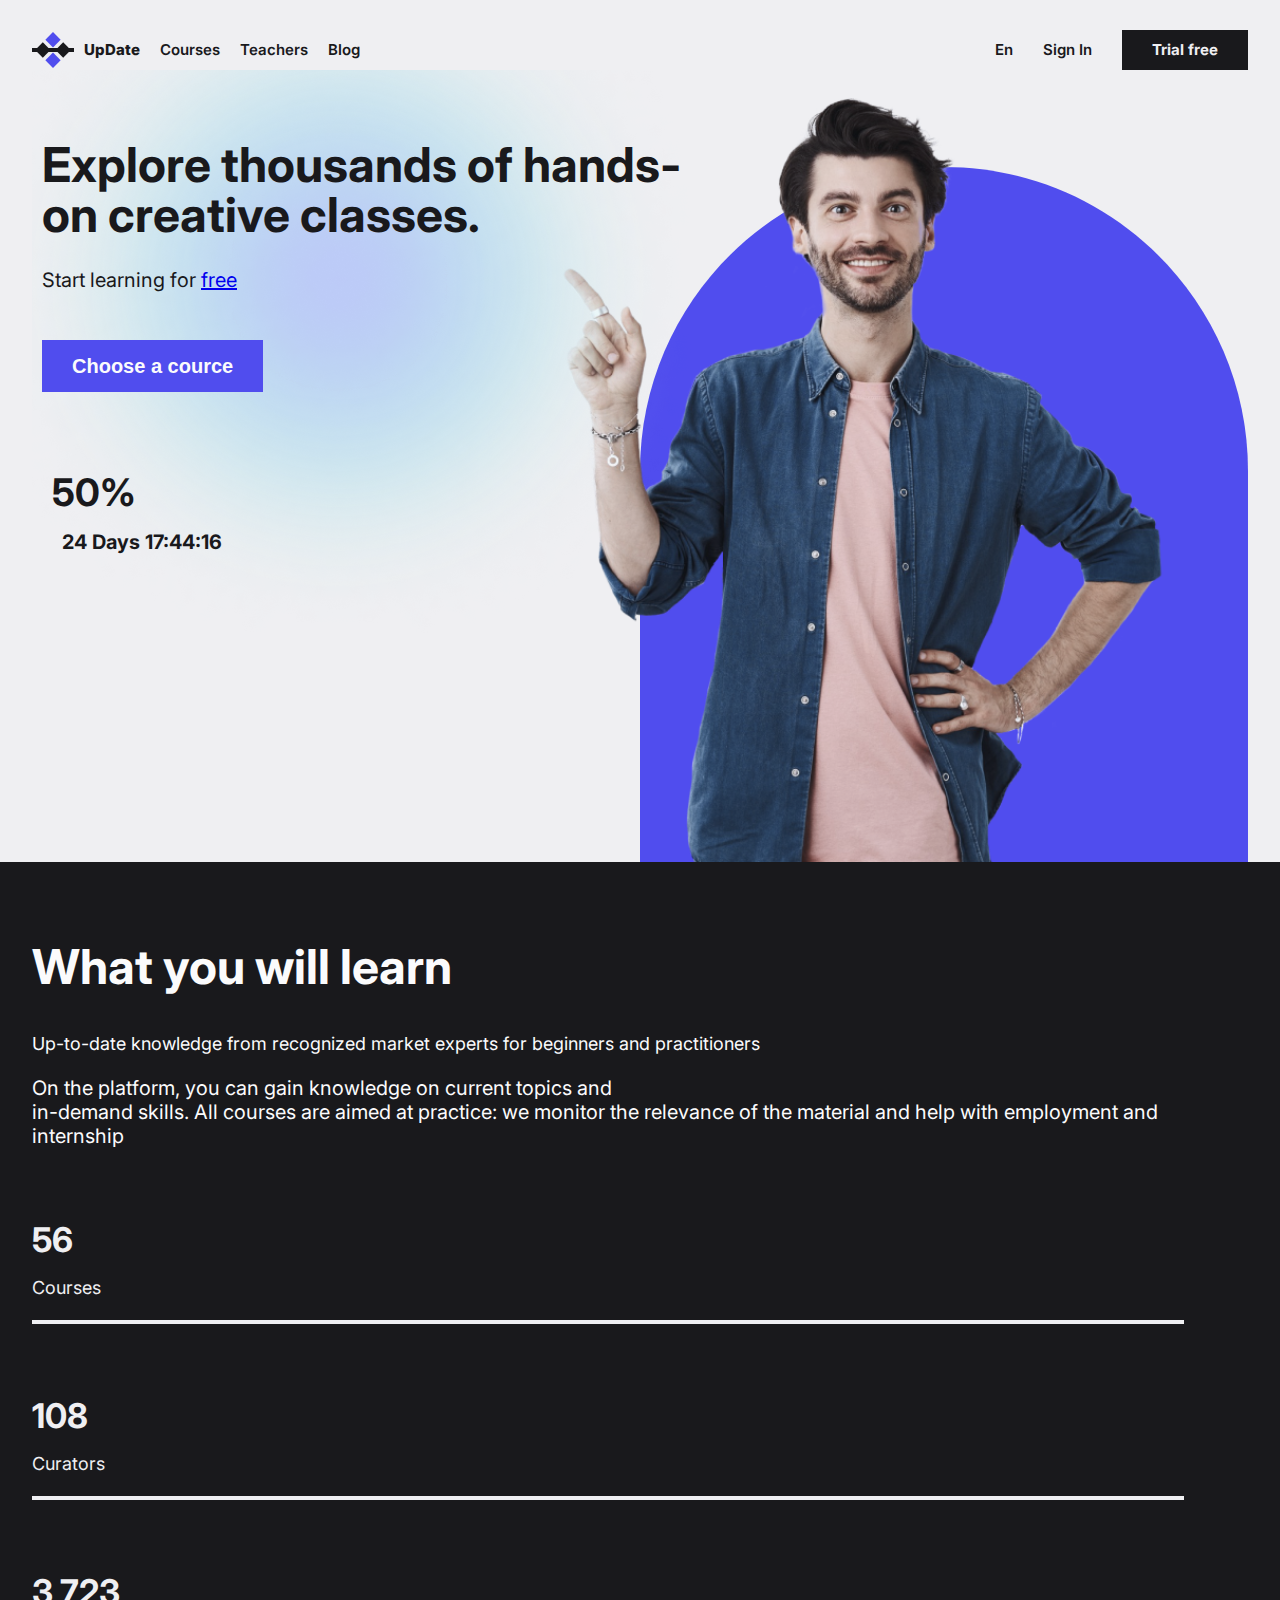
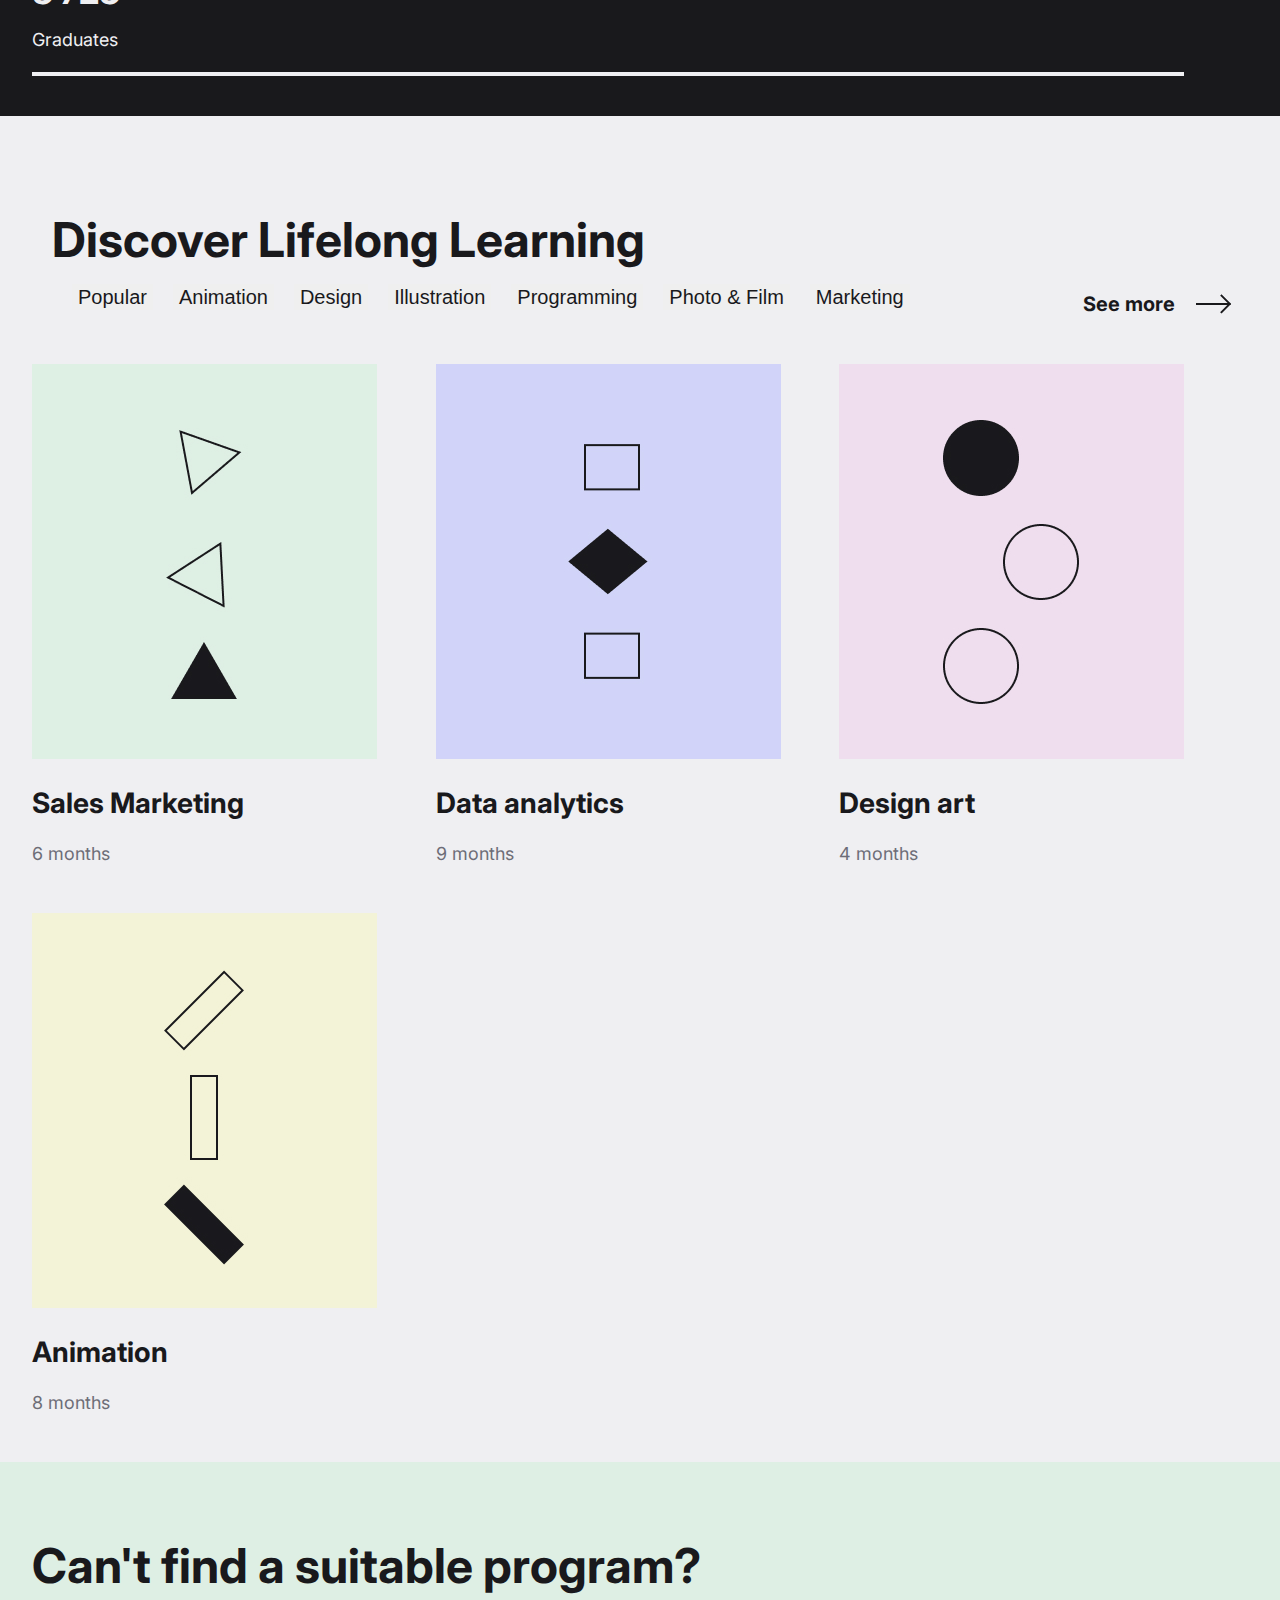
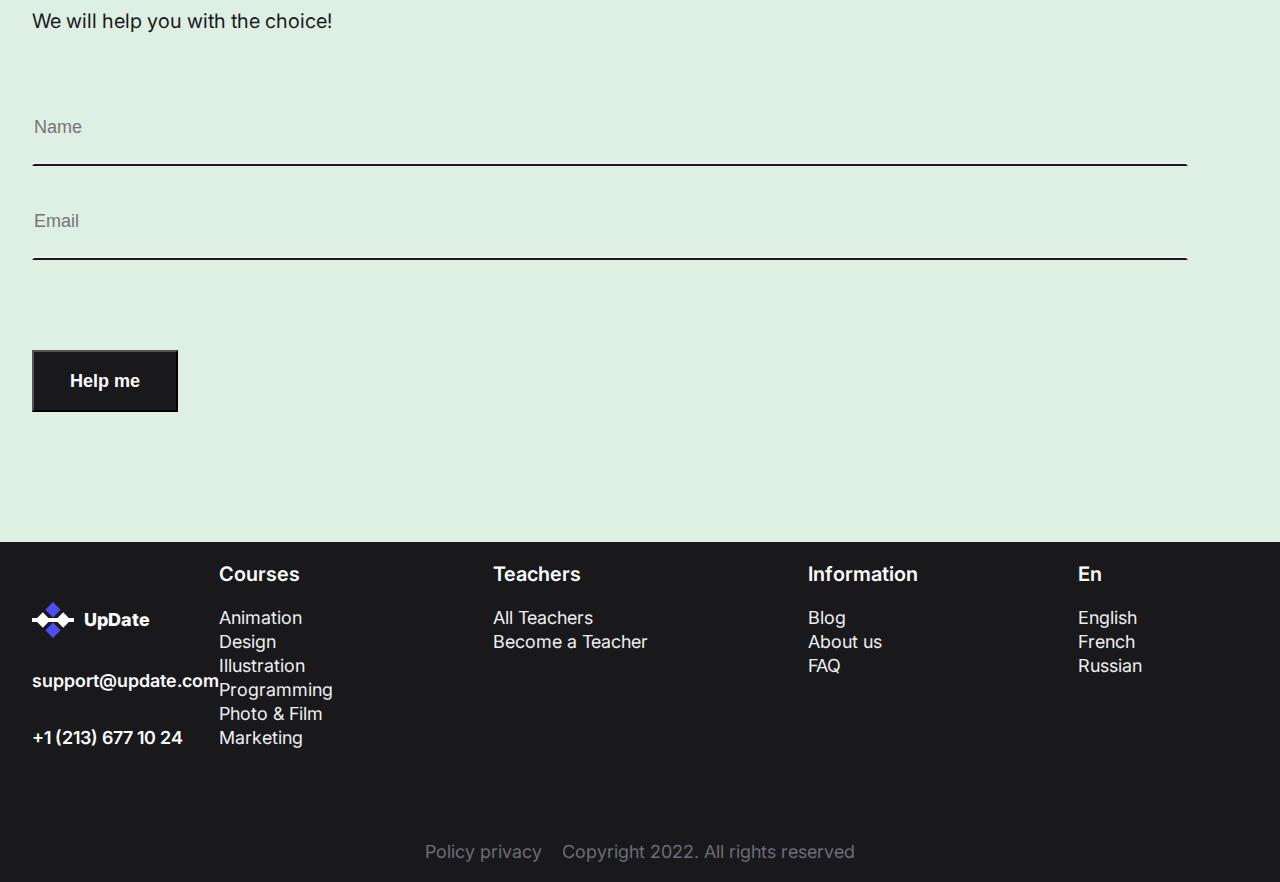
<file: index.html>
<!doctype html>
<html lang="en">
<head>
    <meta charset="UTF-8">
    <meta name="viewport"
          content="width=device-width, user-scalable=no, initial-scale=1.0, maximum-scale=1.0, minimum-scale=1.0">
    <meta http-equiv="X-UA-Compatible" content="ie=edge">
    <link rel="preconnect" href="https://fonts.googleapis.com">
    <link rel="preconnect" href="https://fonts.gstatic.com" crossorigin>
    <link href="https://fonts.googleapis.com/css2?family=Inter:opsz,wght@14..32,100..900&display=swap" rel="stylesheet">
    <link rel="stylesheet" href="css/style.css">
    <title>Document</title>
</head>
<body>
<header class="container header">
    <div class="header__box">
        <a class="logo" href="index.html">
            <img src="./img/logo_.svg" alt="company__logo">
            UpDate
        </a>
        <nav class="nav" role="navigation">
            <ul class="nav__list">
                <li>
                    <a class="nav__list__link" href="#" role="button">Courses</a>
                </li>
                <li>
                    <a class="nav__list__link" href="#" role="button">Teachers</a>
                </li>
                <li>
                    <a class="nav__list__link" href="#" role="button">Blog</a>
                </li>
            </ul>

        </nav>
    </div>
    <div class="btn__box">
        <a class="btn__box__link" href="#" role="button">En</a>
        <a class="btn__box__link" href="#" role="button">Sign In</a>
        <a class="btn__box__btn" href="#" role="button">Trial free</a>
    </div>


</header>
<main role="main">
    <section class="offer container">
        <div class="offer__holder">
            <h1 class="offer__title" tabindex="0" title="h1">Explore thousands of hands-on creative classes.</h1>
            <p class="offer__description" tabindex="0">Start learning for <a href="#" role="navigation">free</a></p>
            <button class="button" role="button">Choose a cource</button>
            <p class="offer__sale" tabindex="0">50%</p>
            <p class="offer__time">
                <time tabindex="0">24 Days 17:44:16</time>
            </p>
        </div>
        <ul class="offer__list">
            <li class="offer__marketer offer__list__decor" tabindex="0">Marketer</li>
            <li class="offer__illustrator offer__list__decor" tabindex="0">Illustrator</li>
            <li class="offer__animator offer__list__decor" tabindex="0">Animator</li>
            <li class="offer__programmer offer__list__decor" tabindex="0">Programmer</li>
            <li class="offer__designer offer__list__decor" tabindex="0">Designer</li>
            <li class="offer__photographer offer__list__decor" tabindex="0">Photographer</li>
        </ul>
    </section>

    <section class="container__black">
        <div class="learn container">
            <div class="learn__text">
                <h2 class="learn__title" tabindex="0">What you will learn</h2>
                <p class="learn__description1" tabindex="0">Up-to-date knowledge from recognized market experts for
                    beginners and
                    practitioners</p>
                <p class="learn__description" tabindex="0">On the platform, you can gain knowledge on current topics and
                    <br>in-demand skills. All courses are aimed at practice: we monitor the relevance of the material
                    and
                    help
                    with
                    employment and internship</p>
            </div>
            <div class="learn__counter">
                <div class="learn__counter-item" tabindex="0">
                    <p class="learn__counter-number">56</p>
                    <p class="learn__counter-description">Courses</p>
                    <hr>
                </div>
                <div class="learn__counter-item" tabindex="0">
                    <p class="learn__counter-number">108</p>
                    <p class="learn__counter-description">Curators</p>
                    <hr>
                </div>
                <div class="learn__counter-item" tabindex="0">
                    <p class="learn__counter-number">3 723</p>
                    <p class="learn__counter-description">Graduates</p>
                    <hr>
                </div>
            </div>
        </div>

    </section>
    <section class="discover container">
        <h2 class="discover__title" tabindex="0">Discover Lifelong Learning</h2>
        <div class="discover__list">
            <ul class="discover__list-text">
                <li>
                    <button class="discover__btn" role="button">Popular</button>
                </li>
                <li>
                    <button class="discover__btn" role="button">Animation</button>
                </li>
                <li>
                    <button class="discover__btn" role="button">Design</button>
                </li>
                <li>
                    <button class="discover__btn" role="button">Illustration</button>
                </li>
                <li>
                    <button class="discover__btn" role="button">Programming</button>
                </li>
                <li>
                    <button class="discover__btn" role="button">Photo & Film</button>
                </li>
                <li>
                    <button class="discover__btn" role="button">Marketing</button>
                </li>
            </ul>
            <a class="discover__btn-more" href="#" role="button">See more <img src="./img/see_more.svg" alt="see_more"></a>
        </div>


        <div class="discover__card">
            <article class="discover__card-item" tabindex="0"><img class="discover__img"
                                                                   src="./img/image_sales%20marketing.jpg"
                                                                   alt="Sales Marketing">
                <h3 class="discover__card-title">Sales Marketing</h3>
                <p class="discover__card-length">6 months</p>
            </article>
            <article class="discover__card-item" tabindex="0"><img class="discover__img"
                                                                   src="./img/image_data%20analytics.jpg"
                                                                   alt="Data analytics">
                <h3 class="discover__card-title">Data analytics</h3>
                <p class="discover__card-length">9 months</p>
            </article>
            <article class="discover__card-item" tabindex="0"><img class="discover__img"
                                                                   src="./img/image_design%20art.jpg"
                                                                   alt="Design art">
                <h3 class="discover__card-title">Design art</h3>
                <p class="discover__card-length">4 months</p>
            </article>
            <article class="discover__card-item" tabindex="0"><img class="discover__img"
                                                                   src="./img/image_animation%20(1).jpg"
                                                                   alt="Animation">
                <h3 class="discover__card-title">Animation </h3>
                <p class="discover__card-length">8 months</p>
            </article>
        </div>
    </section>

    <section class="container__blue">
        <div class="find-program container">
            <div class="find-program__text">
                <h2 class="find-program__title" tabindex="0">Can't find a suitable program?</h2>
                <p class="find-program__description" tabindex="0">We will help you with the choice!</p>
            </div>

            <form action="https://fom.in.ua/echo" class="find-program__form">
                <label class="label__text" for="name" aria-label="name"></label>
                <input class="input__text" role="alertdialog" type="text" name="name" id="name" placeholder="Name"
                       required>
                <hr class="find__line">
                <label class="label__text" for="email" aria-label="email"></label>

                <input class="input__text" role="alertdialog" type="email" name="email" id="email" placeholder="Email"
                       required>
                <hr class="find__line">
                <button class="find-program__button" role="button">Help me</button>
            </form>
        </div>
    </section>
</main>
<footer class="container__black">
    <div class="footer__box container" role="navigation">
        <div class="footer__list">
            <a class="footer__list__logo" href="index.html" role="link">
                <img src="./img/logo.svg" style="width: 42px" alt="logo">
                UpDate </a>
            <a class="footer__list__text1" href="mailto:support@update.com" role="button">support@update.com</a>
            <a class="footer__list__text2" href="tel:12136771024" role="button">+1 (213) 677 10 24</a>
        </div>
        <div class="sitemap">
            <div class="sitemap__about">
                <h6 class="sitemap__title" tabindex="0">Courses</h6>
                <ul class="sitemap__list">
                    <li><a class="site__map__text" href="#" role="button">Animation</a></li>
                    <li><a class="site__map__text" href="#" role="button">Design</a></li>
                    <li><a class="site__map__text" href="#" role="button">Illustration</a></li>
                    <li><a class="site__map__text" href="#" role="button">Programming</a></li>
                    <li><a class="site__map__text" href="#" role="button">Photo & Film</a></li>
                    <li><a class="site__map__text" href="#" role="button">Marketing</a></li>
                </ul>
            </div>
            <div class="sitemap__about">
                <h6 class="sitemap__title" tabindex="0">Teachers</h6>
                <ul class="sitemap__list">
                    <li><a class="site__map__text" href="#" role="button">All Teachers</a></li>
                    <li><a class="site__map__text" href="#" role="button">Become a Teacher</a></li>

                </ul>
            </div>
            <div class="sitemap__about">
                <h6 class="sitemap__title" tabindex="0">Information</h6>
                <ul class="sitemap__list">
                    <li><a class="site__map__text" href="#" role="button">Blog</a></li>
                    <li><a class="site__map__text" href="#" role="button">About us</a></li>
                    <li><a class="site__map__text" href="#" role="button">FAQ</a></li>
                </ul>
            </div>
            <div class="sitemap__about">
                <h6 class="sitemap__title" tabindex="0">En</h6>
                <ul class="sitemap__list">
                    <li><a class="site__map__text" href="#" role="button">English</a></li>
                    <li><a class="site__map__text" href="#" role="button">French</a></li>
                    <li><a class="site__map__text" href="#" role="button">Russian</a></li>
                </ul>
            </div>
        </div>
    </div>
    <div class="copyright">
        <a class="copyright__text" href="#" role="link">Policy privacy</a>
        <p class="copyright__text__copy" role="button">Copyright 2022. All rights reserved</p>
    </div>

</footer>
</body>
</html>
</file>
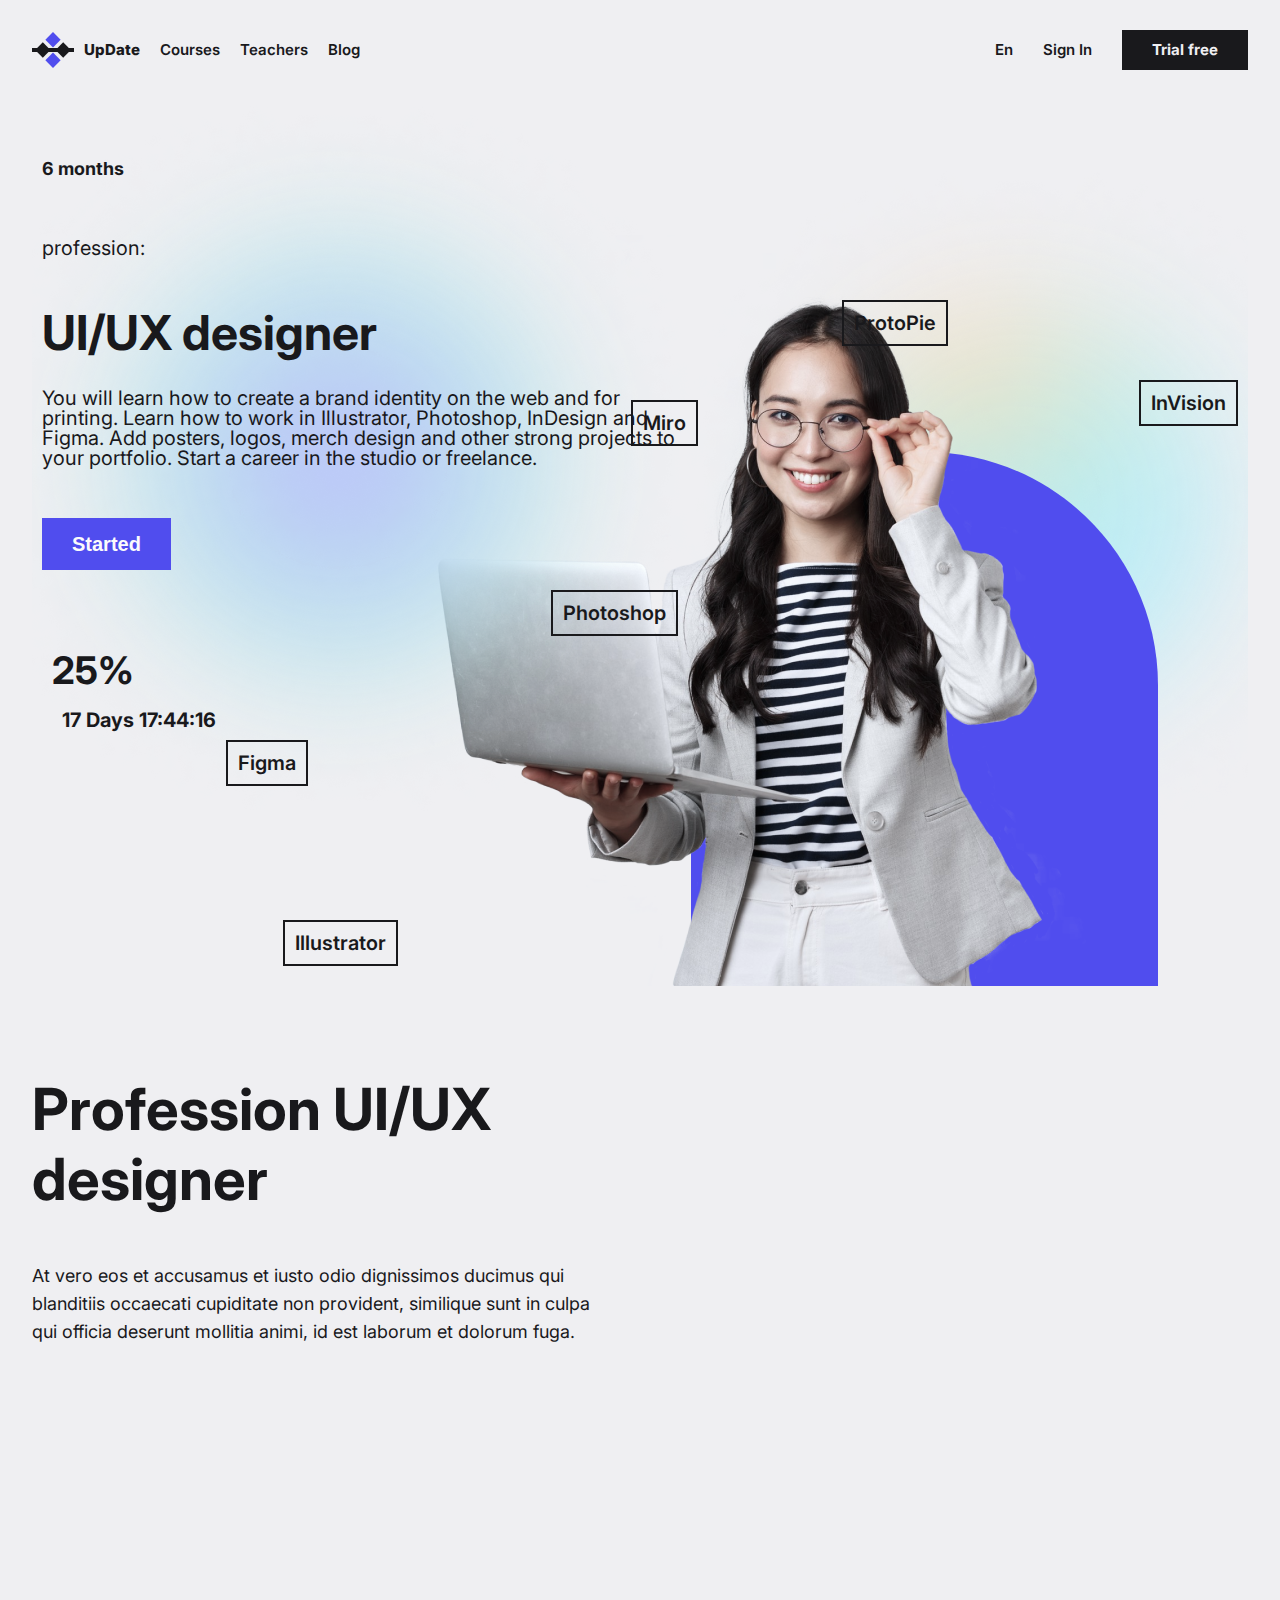
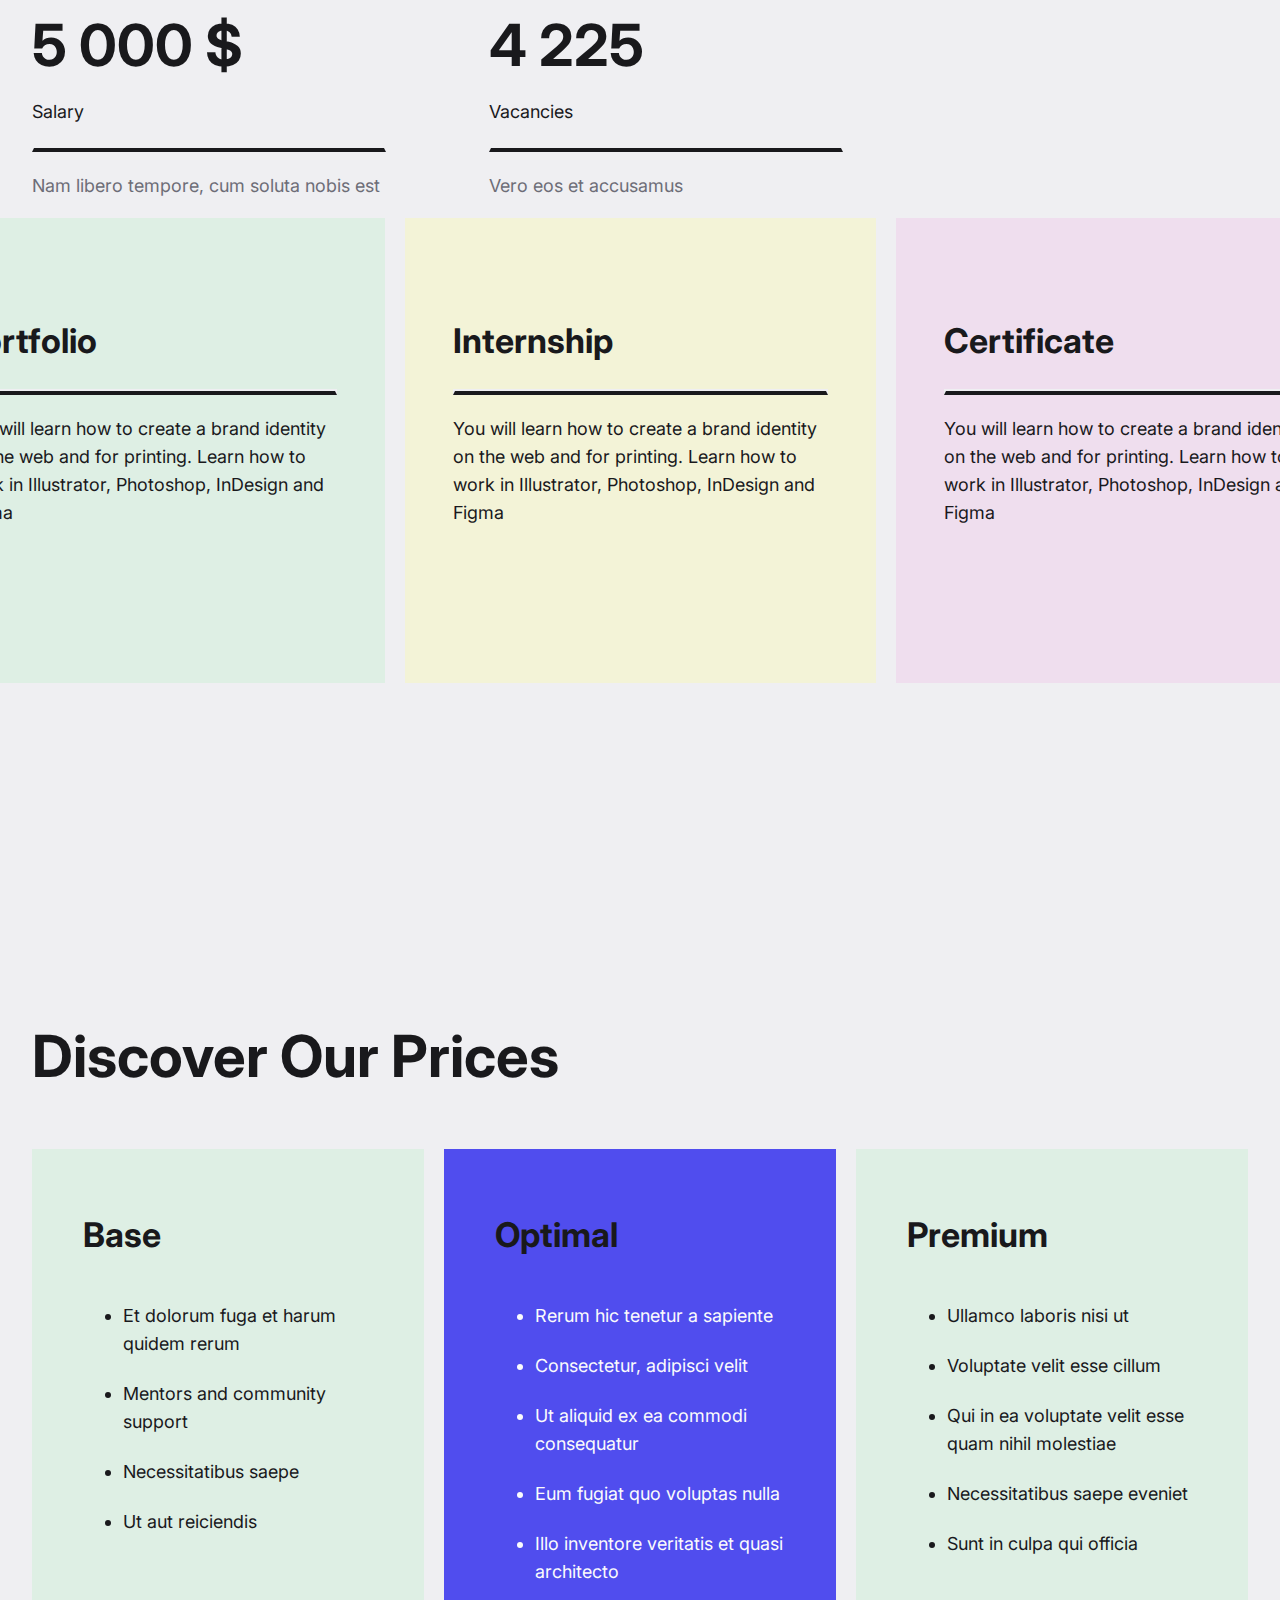
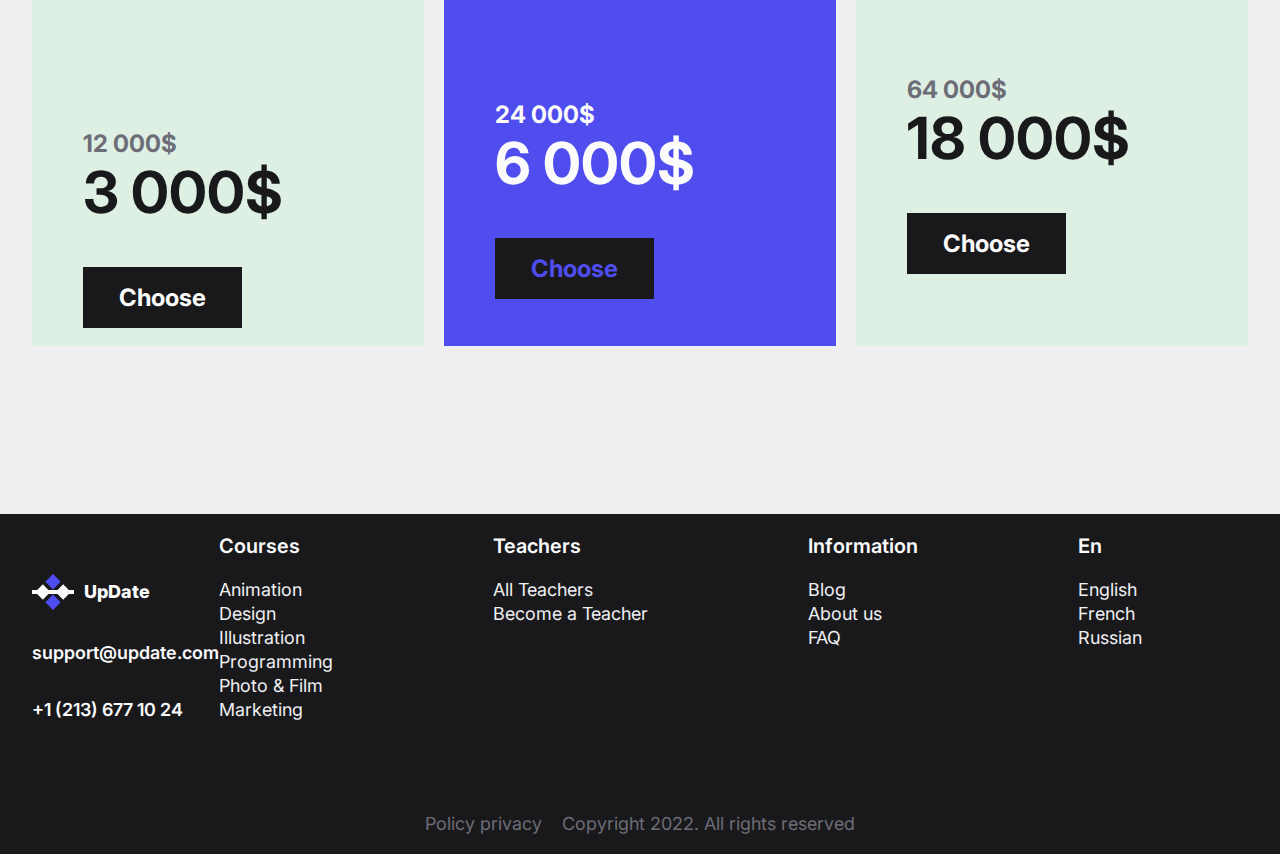
<file: courses.html>
<!doctype html>
<html lang="en">
<head>
    <meta charset="UTF-8">
    <meta name="viewport"
          content="width=device-width, user-scalable=no, initial-scale=1.0, maximum-scale=1.0, minimum-scale=1.0">
    <meta http-equiv="X-UA-Compatible" content="ie=edge">
    <link rel="preconnect" href="https://fonts.googleapis.com">
    <link rel="preconnect" href="https://fonts.gstatic.com" crossorigin>
    <link href="https://fonts.googleapis.com/css2?family=Inter:opsz,wght@14..32,100..900&display=swap" rel="stylesheet">
    <link rel="stylesheet" href="css/style.css">
    <title>Document</title>
</head>
<body>
<header class="container header">
    <div class="header__box">
        <a class="logo" href="index.html">
            <img src="./img/logo_.svg" alt="company__logo">
            UpDate
        </a>
        <nav class="nav" role="navigation">
            <ul class="nav__list">
                <li>
                    <a class="nav__list__link" href="#" role="button">Courses</a>
                </li>
                <li>
                    <a class="nav__list__link" href="#" role="button">Teachers</a>
                </li>
                <li>
                    <a class="nav__list__link" href="#" role="button">Blog</a>
                </li>
            </ul>

        </nav>
    </div>
    <div class="btn__box">
        <a class="btn__box__link" href="#" role="button">En</a>
        <a class="btn__box__link" href="#" role="button">Sign In</a>
        <a class="btn__box__btn" href="#" role="button">Trial free</a>
    </div>


</header>
<main role="main">
    <section class="offer1 container">
        <div class="offer__holder">
            <p class="offer__time1">6 months</p>
            <p class="offer__description" tabindex="0">profession:</p>
            <h1 class="offer__title" tabindex="0" title="h1">UI/UX designer </h1>
            <p class="offer__description" tabindex="0">You will learn how to create a brand identity on the web and for
                printing.
                Learn
                how to work in Illustrator, Photoshop, InDesign and Figma.
                Add posters, logos, merch design and other strong projects to your portfolio. Start a career in the
                studio
                or freelance.</p>
            <button class="button">Started</button>
            <p class="offer__sale">25%</p>
            <p class="offer__time">
                <time>17 Days 17:44:16</time>
            </p>
        </div>

        <ul class="offer__list">
            <li class="offer__invision offer__list__decor" tabindex="0">InVision</li>
            <li class="offer__pie offer__list__decor" tabindex="0">ProtoPie</li>
            <li class="offer__miro offer__list__decor" tabindex="0">Miro</li>
            <li class="offer__photoshop offer__list__decor" tabindex="0">Photoshop</li>
            <li class="offer__figma offer__list__decor" tabindex="0">Figma</li>
            <li class="offer__illustrator2 offer__list__decor" tabindex="0">Illustrator</li>
        </ul>
    </section>
    <section class="learn container">
        <div class="learn__text">
            <h2 class="learn__title2" tabindex="0">Profession UI/UX designer</h2>
            <p class="learn__description11" tabindex="0">At vero eos et accusamus et iusto odio dignissimos ducimus qui
                blanditiis
                occaecati cupiditate non provident, similique sunt in culpa qui officia deserunt mollitia animi, id est
                laborum et dolorum fuga.</p>
        </div>
        <div class="profession__counter">
            <div class="profession__counter-item" tabindex="0">
                <p class="profession__counter-number">5 000 $</p>
                <p class="learn__counter-description1">Salary</p>
                <hr class="line__black">
                <p class="profession__counter-description">Nam libero tempore, cum soluta nobis est</p>
            </div>
            <div class="profession__counter-item" tabindex="0">
                <p class="profession__counter-number">4 225</p>
                <p class="learn__counter-description1">Vacancies</p>
                <hr class="line__black">
                <p class="profession__counter-description">Vero eos et accusamus</p>
            </div>
        </div>
        <div class="profession__section">
            <article class="profession__section-item" style="background-color: #DEEFE4;">
                <h3 class="profession__section-title">Portfolio</h3>
                <hr class="line__black-1">
                <p class="profession__section-length">You will learn how to create a brand identity on the web and for
                    printing. Learn how to work in Illustrator, Photoshop, InDesign and Figma</p>
            </article>
            <article class="profession__section-item" style="background-color: #F3F3D7;">
                <h3 class="profession__section-title">Internship</h3>
                <hr class="line__black-1">
                <p class="profession__section-length">You will learn how to create a brand identity on the web and for
                    printing. Learn how to work in Illustrator, Photoshop, InDesign and Figma</p>
            </article>
            <article class="profession__section-item" style="background-color: #EFDEEE;">
                <h3 class="profession__section-title">Certificate</h3>
                <hr class="line__black-1">
                <p class="profession__section-length">You will learn how to create a brand identity on the web and for
                    printing. Learn how to work in Illustrator, Photoshop, InDesign and Figma</p>
            </article>
        </div>


    </section>
    <section class="prices container">
        <h3 class="prices__title">Discover Our
            Prices</h3>
        <div class="prices__description">
            <article class="prices__cards" style="background-color: #DEEFE4">
                <h3 class="prices__cards-title">Base</h3>
                <ul class="prices__cards__list">
                    <li>Et dolorum fuga et harum quidem rerum</li>
                    <li>Mentors and community support</li>
                    <li>Necessitatibus saepe</li>
                    <li>Ut aut reiciendis</li>
                </ul>
                <p class="prices__cards-sale sale1">12 000$</p>
                <p class="prices__cards-price">3 000$</p>
                <a href="#" class="prices__cards-btn">Choose</a>
            </article>
            <article class="prices__cards" style="background-color: #504DEE; color: #FBFBFC   ">
                <h3 class="prices__cards-title">Optimal</h3>
                <ul class="prices__cards__list" style="color: #FBFBFC ">
                    <li>Rerum hic tenetur a sapiente</li>
                    <li>Consectetur, adipisci velit</li>
                    <li>Ut aliquid ex ea commodi consequatur</li>
                    <li>Eum fugiat quo voluptas nulla</li>
                    <li>Illo inventore veritatis et quasi architecto</li>
                </ul>
                <p class="prices__cards-sale sale2" style="color: #FBFBFC ">24 000$</p>
                <p class="prices__cards-price" style="color: #FBFBFC ">6 000$</p>
                <a href="#" class="prices__cards-btn" style="color: #504DEE ">Choose</a>
            </article>
            <article class="prices__cards" style="background-color: #DEEFE4">
                <h3 class="prices__cards-title">Premium</h3>
                <ul class="prices__cards__list">
                    <li>Ullamco laboris nisi ut</li>
                    <li>Voluptate velit esse cillum</li>
                    <li>Qui in ea voluptate velit esse quam nihil molestiae</li>
                    <li>Necessitatibus saepe eveniet</li>
                    <li>Sunt in culpa qui officia</li>
                </ul>
                <p class="prices__cards-sale sale3">64 000$</p>
                <p class="prices__cards-price">18 000$</p>
                <a href="#" class="prices__cards-btn">Choose</a>
            </article>
        </div>

    </section>
</main>

<footer class="container__black">
    <div class="footer__box container" role="navigation">
        <div class="footer__list">
            <a class="footer__list__logo" href="index.html" role="link">
                <img src="./img/logo.svg" style="width: 42px" alt="logo">
                UpDate </a>
            <a class="footer__list__text1" href="mailto:support@update.com" role="button">support@update.com</a>
            <a class="footer__list__text2" href="tel:12136771024" role="button">+1 (213) 677 10 24</a>
        </div>
        <div class="sitemap">
            <div class="sitemap__about">
                <h6 class="sitemap__title" tabindex="0">Courses</h6>
                <ul class="sitemap__list">
                    <li><a class="site__map__text" href="#" role="button">Animation</a></li>
                    <li><a class="site__map__text" href="#" role="button">Design</a></li>
                    <li><a class="site__map__text" href="#" role="button">Illustration</a></li>
                    <li><a class="site__map__text" href="#" role="button">Programming</a></li>
                    <li><a class="site__map__text" href="#" role="button">Photo & Film</a></li>
                    <li><a class="site__map__text" href="#" role="button">Marketing</a></li>
                </ul>
            </div>
            <div class="sitemap__about">
                <h6 class="sitemap__title" tabindex="0">Teachers</h6>
                <ul class="sitemap__list">
                    <li><a class="site__map__text" href="#" role="button">All Teachers</a></li>
                    <li><a class="site__map__text" href="#" role="button">Become a Teacher</a></li>

                </ul>
            </div>
            <div class="sitemap__about">
                <h6 class="sitemap__title" tabindex="0">Information</h6>
                <ul class="sitemap__list">
                    <li><a class="site__map__text" href="#" role="button">Blog</a></li>
                    <li><a class="site__map__text" href="#" role="button">About us</a></li>
                    <li><a class="site__map__text" href="#" role="button">FAQ</a></li>
                </ul>
            </div>
            <div class="sitemap__about">
                <h6 class="sitemap__title" tabindex="0">En</h6>
                <ul class="sitemap__list">
                    <li><a class="site__map__text" href="#" role="button">English</a></li>
                    <li><a class="site__map__text" href="#" role="button">French</a></li>
                    <li><a class="site__map__text" href="#" role="button">Russian</a></li>
                </ul>
            </div>
        </div>
    </div>
    <div class="copyright">
        <a class="copyright__text" href="#" role="link">Policy privacy</a>
        <p class="copyright__text__copy" role="button">Copyright 2022. All rights reserved</p>
    </div>

</footer>
</body>
</html>
</file>
<file: css/style.css>
body {
    background: #EFEFF2;
    margin: 0;
    color: #19191C;
    font: 400 18px/28px Inter, sans-serif;
}

.container {
    width: 1440px;
    margin: 0 auto;
}

/*header*/
.header {
    display: flex;
    padding: 36px 0 0;
    justify-content: space-between;
}

.header__box {
    display: flex;
    align-items: center;
    gap: 68px;
}

.logo {
    font-weight: 800;
    font-size: 24px;
    line-height: 30px;
    display: flex;
    gap: 14px;
    color: #19191C;
    text-decoration: none;
    align-items: center;
}

.nav__list {
    display: flex;
    list-style: none;
    gap: 48px;
    padding: 0;
    margin: 0;
    font-size: 18px;
    line-height: 22px;
    font-weight: 600;

}

.nav__list__link {
    color: #19191C;
    text-decoration: none;
}

.btn__box {
    display: flex;
    gap: 48px;
    align-items: center;
}

.btn__box__link {
    color: #19191C;
    font-size: 18px;
    line-height: 22px;
    font-weight: 600;
    text-decoration: none;
}

.btn__box__btn {
    background: #19191C;
    color: #EFEFF2;
    padding: 12px 37px;
    font-size: 18px;
    line-height: 22px;
    font-weight: 700;
    text-decoration: none;
}

/*section1*/

.offer {
    display: flex;
    justify-content: space-between;
    align-items: flex-start;
    padding: 0 0 220px;
    background: url("../img/man.png") 100% 100% no-repeat, url("../img/rectangle.svg") 88% 100% no-repeat, url("../img/ellipse2.png") 100% 40% no-repeat;

}

.offer1 {
    display: flex;
    justify-content: space-between;
    align-items: flex-start;
    padding: 0 0 166px;
    background: url("../img/woman.png") 100% 100% no-repeat, url("../img/rectangle.svg") 88% 100% no-repeat, url("../img/ellipse2.png") 100% 40% no-repeat;

}

.offer__holder {
    width: 648px;
    background: url("../img/ellipse1.png") 100% 100% no-repeat;
    padding-top: 180px;
}

.offer__title {

    font-size: 58px;
    line-height: 70px;
    font-weight: 700;
    color: #19191C;
    margin: 0 0 18px;
}

.offer__description {
    margin: 0 0 62px;
    font-size: 18px;
    line-height: 22px;
    font-weight: 400;
}

.button {
    color: #FBFBFC;
    background: #504DEE;
    font-size: 18px;
    line-height: 22px;
    font-weight: 700;
    padding: 16px 37px;
    margin: 0 0 110px;
    border: none;
}

.offer__sale {
    color: #19191C;
    font-size: 58px;
    line-height: 71px;
    font-weight: 700;
    margin: 0;
}

.offer__time1 {
    font-size: 18px;
    font-weight: 700;
    line-height: 22px;
    padding-bottom: 40px;

}

.offer__time {
    color: #19191C;
    font-size: 18px;
    line-height: 22px;
    font-weight: 700;
    margin: 0;
}

.offer__list {

    margin-top: 137px;
    list-style: none;
    position: relative;

}

.offer__marketer {
    position: absolute;
    top: 96px;
    right: 30px;
}


.offer__illustrator {
    position: absolute;
    top: -40px;
    right: 280px;
}

.offer__animator {
    position: absolute;
    top: 60px;
    right: 530px;
}

.offer__programmer {
    position: absolute;
    top: 210px;
    right: 660px;
}

.offer__designer {
    position: absolute;
    top: 370px;
    right: 800px;
}

.offer__photographer {
    position: absolute;
    top: 550px;
    right: 690px;
}

.offer__invision {
    position: absolute;
    top: 160px;
    right: 10px;
}

.offer__pie {
    position: absolute;
    top: 80px;
    right: 300px;

}

.offer__miro {
    position: absolute;
    top: 180px;
    right: 550px;
}

.offer__photoshop {
    position: absolute;
    top: 370px;
    right: 570px;

}

.offer__figma {
    position: absolute;
    top: 520px;
    right: 940px;
}

.offer__illustrator2 {
    position: absolute;
    top: 700px;
    right: 850px;
}

.offer__list__decor {
    position: absolute;
    border: 2px solid #19191C;
    padding: 16px 36px;
    color: #19191C;
    font-size: 18px;
    line-height: 22px;
    font-weight: 600;
}

/*section2*/
.learn {
    display: flex;
    justify-content: space-between;
}

.learn__text {
    width: 570px;
    padding-bottom: 160px;
    padding-top: 168px;
}

.learn__title {
    font-size: 58px;
    font-weight: 700;
    line-height: 70px;
    color: #FBFBFC;
}

.learn__title2 {
    font-size: 58px;
    font-weight: 700;
    line-height: 70px;
    color: #19191C;
}

.learn__description {
    font-size: 18px;
    font-weight: 400;
    line-height: 28px;
    color: #FBFBFC;
}

.learn__description11 {
    font-size: 18px;
    font-weight: 400;
    line-height: 28px;
    color: #19191C;
}

.learn__description1 {
    font-size: 18px;
    font-weight: 400;
    line-height: 28px;
    color: #FBFBFC;
}

.learn__counter {
    display: flex;
    justify-content: space-between;
    padding-top: 168px;
    gap: 68px;
}

.learn__counter-item {
    width: 178px;
    text-align: left;
}

.learn__counter-number {
    font-size: 58px;
    font-weight: 700;
    line-height: 70px;
    text-align: left;
    color: #EFEFF2;
    margin-bottom: 0;
}

.learn__counter-description {
    color: #EFEFF2;
    font-size: 18px;
    font-weight: 400;
    line-height: 28px;
    text-align: left;
    margin-bottom: 0;

}

.learn__counter-description1 {
    color: #19191C;
    font-size: 18px;
    font-weight: 400;
    line-height: 28px;
    text-align: left;
    margin-bottom: 0;

}

.profession__counter-item {
    width: 354px;
    text-align: left;
}

.profession__counter {
    display: flex;
    justify-content: space-between;
    padding-top: 168px;
    gap: 103px;
}

.profession__counter-number {
    font-size: 58px;
    font-weight: 700;
    line-height: 70px;
    text-align: left;
    color: #19191C;
    margin-bottom: 0;
}

.line__black {
    border-bottom: 4px solid #19191C;
}

.profession__counter-description {
    color: #6D6D77;
    font-size: 18px;
    font-weight: 400;
    line-height: 28px;
    text-align: left;

}

hr {
    margin-top: 22px;
    border: 4px solid #EFEFF2;
}

/*3*/
.discover {
    padding-top: 168px;
}

.discover__title {
    width: 594px;
    font-size: 58px;
    font-weight: 700;
    line-height: 70px;
    text-align: left;

}

.discover__list {
    display: flex;
    justify-content: space-between;
    margin-bottom: 65px;
}

.discover__list-text {
    display: flex;
    justify-content: space-between;
    list-style: none;
    align-items: flex-start;
    gap: 40px;
    margin: 0;

}

.discover__btn {
    color: #19191C;
    font-size: 18px;
    font-weight: 400;
    line-height: 28px;
    text-align: left;
    text-decoration: none;
    border: none;
}

.discover__btn-more {
    display: flex;
    font-size: 18px;
    font-weight: 700;
    line-height: 22px;
    text-align: right;
    color: #19191C;
    align-items: center;
    gap: 19px;
    text-decoration: none;
    border: none;
}

.discover__card {
    display: flex;
    justify-content: space-between;
    margin: 0;
}

.discover__card-item {
    font-size: 24px;
    font-weight: 700;
    line-height: 26px;
    color: #19191C;
    margin-bottom: 165px;
}

.discover__card-length {
    color: #6D6D77;
    font-size: 18px;
    font-weight: 400;
    line-height: 28px;
    margin-top: 11px;

}

.discover__img {
    height: 395px;
}

.container__blue {
    background-color: #DEEFE4;
}

.find-program {
    padding-top: 168px;
    display: flex;
    justify-content: space-between;
}

.find-program__text {
    width: 800px;
}

.find-program__title {
    font-size: 58px;
    font-weight: 700;
    line-height: 70px;
    margin: 0;
    color: #19191C;
}

.find-program__description {
    color: #19191C;
    font-size: 18px;
    font-weight: 400;
    line-height: 28px;
    text-align: left;
    margin-bottom: 232px;
}

.find-program__form {
    width: 710px;
}

.label__text {
    color: #19191C;
    font-size: 18px;
    font-weight: 400;
    line-height: 28px;

}

.input__text {
    background: none;
    border: none;
    font-size: 18px;
    font-weight: 400;
    line-height: 28px;
    color: #19191C;
}

.find__line {
    border-bottom: 2px solid #19191C;
    width: 710px;
    margin-bottom: 48px;
}

.find-program__button {
    margin-bottom: 20px;
    background: #19191C;
    color: #FBFBFC;
    font-size: 18px;
    font-weight: 700;
    line-height: 22px;
    padding: 18px 36px;
}

/*footer*/
.container__black {
    background-color: #19191C;
    color: #FBFBFC;
}

.footer__box {
    display: flex;
    flex-direction: row;
    justify-content: flex-start;
}


.footer__list__logo {
    display: flex;
    text-decoration: none;
    color: #FBFBFC;
    font-size: 18px;
    font-weight: 800;
    line-height: 22px;
    margin-top: 59px;
    align-items: center;
    gap: 12px;

}

.footer__list__text1 {
    display: flex;
    text-decoration: none;
    color: #FBFBFC;
    font-size: 24px;
    font-weight: 600;
    line-height: 30px;
    margin-top: 48px;
    margin-bottom: 28px;
    margin-right: 146px;
}

.footer__list__text2 {
    text-decoration: none;
    color: #FBFBFC;
    font-size: 24px;
    font-weight: 600;
    line-height: 30px;

}

.sitemap {
    display: flex;
    margin-top: 22px;
    justify-content: space-between;
    gap: 160px

}


.sitemap__title {
    font-size: 18px;
    font-weight: 600;
    line-height: 22px;
    color: #FBFBFC;
    margin-bottom: 28px;
    text-align: start;

}

.sitemap__list {
    list-style: none;
    font-size: 18px;
    line-height: 28px;
    font-weight: 400;
    text-align: start;
    padding: 0;
}

.site__map__text {
    font-size: 18px;
    line-height: 28px;
    font-weight: 400;
    text-decoration: none;
    color: #EFEFF2;
    padding-bottom: 12px;
    text-align: start;

}


.copyright {
    display: flex;
    align-items: center;
    justify-content: center;
    gap: 28px;
    margin-top: 100px;
}

.copyright__text {
    color: #6D6D77;
    font-size: 18px;
    font-weight: 400;
    line-height: 28px;
    text-decoration: none;

}

.copyright__text__copy {
    color: #6D6D77;
    font-size: 18px;
    font-weight: 400;
    line-height: 28px;
}

@media (min-width: 360px) {

    .container {
        width: 360px;
    }

    /*header*/
    .header {
        width: 95vw;
        display: flex;
        flex-wrap: wrap;
        padding: 30px 0 0;
    }

    .header__box {
        gap: 20px;
    }

    .logo {
        font-size: 15px;
        line-height: 20px;
        gap: 10px;
    }

    .nav {
        display: flex;
        flex-wrap: wrap;
    }

    .nav__list {
        display: flex;
        gap: 20px;
        font-size: 15px;
        line-height: 20px;

    }


    .btn__box {
        display: flex;
        gap: 30px;
        flex-wrap: wrap;
        justify-content: center;
    }

    .btn__box__link {
        font-size: 15px;
        line-height: 20px;
    }

    .btn__box__btn {
        padding: 10px 30px;
        font-size: 15px;
        line-height: 20px;
    }

    /*section1*/
    .offer {
        width: 95vw;
        display: flex;
        flex-wrap: wrap;
        background: bottom right/100% url("../img/man.png") no-repeat, bottom right/45% url("../img/rectangle.svg") no-repeat;

    }

    .offer__holder {
        background: url("../img/ellipse1.png") 70% 50% no-repeat;
        padding: 70px 10px;
    }

    .offer__title {
        font-size: 42px;
        line-height: 50px;
        margin: 0 0 20px;
    }

    .offer__description {
        margin: 0 0 40px;
        font-size: 18px;
        line-height: 20px;
    }

    .button {
        font-size: 18px;
        line-height: 22px;
        padding: 15px 30px;
        margin: 0 0 60px;
    }

    .offer__sale {
        font-size: 38px;
        line-height: 40px;
        margin: 0;
    }

    .offer__time {
        font-size: 18px;
        line-height: 20px;
        margin: 0;
    }

    .offer__list {
        display: flex;
        flex-wrap: wrap;
        margin-top: 10px;

    }

    .offer__marketer {
        display: flex;
        flex-wrap: wrap;
        top: -80px;
        right: -270px;
    }

    .offer__illustrator {
        display: flex;
        flex-wrap: wrap;
        top: -60px;
        right: -150px;
    }


    .offer__programmer {
        position: absolute;
        top: 0;
        right: -120px;
    }

    .offer__animator {
        position: absolute;
        top: 60px;
        right: -55px;
    }

    .offer__designer {
        position: absolute;
        top: 120px;
        right: -80px;
    }

    .offer__photographer {
        position: absolute;
        top: 180px;
        right: -135px;
    }

    .offer__list__decor {
        position: absolute;
        padding: 7px 7px;
        font-size: 15px;
        line-height: 18px;
    }

    /*section2*/
    .learn {
        width: 90vw;
        display: flex;
        flex-wrap: wrap;
        padding: 10px 0;
    }

    .learn__text {
        padding: 15px 0 15px 0;
        margin: 0;
    }

    .learn__title {
        font-size: 40px;
        line-height: 40px;
    }

    .learn__description1 {
        font-size: 15px;
        line-height: 20px;
    }

    .learn__description {
        font-size: 15px;
        line-height: 20px;
    }

    .learn__counter {
        display: flex;
        flex-wrap: wrap;
        padding-top: 0;
        gap: 10px;
    }

    .learn__counter-item {
        width: 90vw;
    }

    .learn__counter-number {
        font-size: 32px;
        line-height: 30px;
    }

    .learn__counter-description {
        font-size: 14px;
        line-height: 20px;
    }

    hr {
        margin: 10px 0 10px 0;
        border: 2px solid #EFEFF2;
    }

    /*3*/
    .discover {
        width: 95vw;
        padding-top: 40px;
    }

    .discover__title {
        width: 95vw;
        font-size: 42px;
        line-height: 40px;
        margin: 8px;
    }

    .discover__list {
        display: flex;
        flex-wrap: wrap;
        margin: 0;
        width: 90vw;
    }

    .discover__list-text {
        display: flex;
        flex-wrap: wrap;
        gap: 10px;
    }

    .discover__btn {
        font-size: 18px;
        line-height: 20px;
    }

    .discover__btn-more {
        font-size: 18px;
        line-height: 20px;
        gap: 10px;
        margin-bottom: 10px;
    }

    .discover__card {
        display: flex;
        flex-wrap: wrap;
        width: 90vw;
    }

    .discover__card-item {
        font-size: 20px;
        line-height: 20px;
        margin-bottom: 20px;
    }

    .discover__card-length {
        font-size: 15px;
        line-height: 20px;
        margin-top: 8px;
    }

    /*section4*/
    .find-program {
        width: 95vw;
        padding: 40px 0;
        display: flex;
        flex-wrap: wrap;
    }


    .find-program__title {
        font-size: 40px;
        line-height: 40px;
        margin: 0;
    }

    .find-program__description {
        font-size: 18px;
        line-height: 20px;
        margin-bottom: 60px;
    }

    .find-program__form {
        width: 90vw;
    }

    .label__text {
        line-height: 20px;

    }

    .find__line {
        width: 95vw;
        margin-bottom: 30px;
    }

    .find-program__button {
        margin: 40px 0;
    }

    /*footer*/
    .footer__box {
        display: flex;
        flex-wrap: wrap;
        width: 95vw;
    }

    .footer__list {
        margin: 20px 0 20px 0;
    }

    .footer__list__logo {
        font-size: 15px;
        line-height: 20px;
        margin-top: 20px;
        gap: 10px;
    }

    .footer__list__text1 {
        font-size: 15px;
        line-height: 20px;
        margin: 20px 0 20px 0;
    }

    .footer__list__text2 {
        font-size: 15px;
        line-height: 20px;
    }

    .sitemap {
        display: flex;
        flex-wrap: wrap;
        margin: 0;
        flex-direction: row;
    }

    .sitemap__about {
        margin: 0;
    }

    .sitemap__title {
        font-size: 15px;
        line-height: 20px;
        margin: 15px 0;
    }


    .sitemap__list {
        font-size: 15px;
        line-height: 20px;
        margin: 0;
    }

    .site__map__text {
        font-size: 15px;
        line-height: 20px;
        padding-bottom: 8px;
        margin: 0;

    }


    .copyright {
        display: flex;
        align-items: center;
        justify-content: center;
        gap: 15px;
        margin-top: 50px;
    }

    .copyright__text {
        font-size: 12px;
        line-height: 18px;

    }

    .copyright__text__copy {

        font-size: 12px;
        line-height: 18px;
    }

}

@media (min-width: 700px) {
    .container {
        width: 95vw;
    }

    /*section1*/
    .offer {
        width: 90vw;
        background: bottom right/100% url("../img/man.png") no-repeat, bottom right/50% url("../img/rectangle.svg") no-repeat;

    }

    .offer__holder {
        background: url("../img/ellipse1.png") 100% 100% no-repeat;
    }

    .offer__title {
        font-size: 48px;
        margin: 0 0 30px;
    }

    .offer__description {
        margin: 0 0 50px;
        font-size: 20px;
    }

    .button {
        font-size: 20px;
        margin: 0 0 70px;
    }

    .offer__sale {
        margin: 10px;
    }

    .offer__time {
        font-size: 20px;
        margin: 20px;
    }

    .offer__list {
        margin-top: 150px;

    }

    .offer__marketer {
        top: -200px;
        right: -650px;
    }

    .offer__illustrator {
        top: -270px;
        right: -470px;
    }


    .offer__programmer {
        top: -170px;
        right: -280px;
    }

    .offer__animator {
        top: -70px;
        right: -150px;
    }

    .offer__designer {
        top: 30px;
        right: -200px;
    }

    .offer__photographer {
        top: 130px;
        right: -285px;
    }

    .offer__list__decor {
        padding: 10px 10px;
        font-size: 20px;
        line-height: 22px;
    }

    /*section2*/
    .learn {
        width: 95vw;
        padding: 20px 0;
    }

    .learn__text {
        padding: 20px 0 20px 0;
    }

    .learn__title {
        font-size: 48px;
        line-height: 50px;
    }

    .learn__description1 {
        width: 90vw;
        font-size: 18px;
        line-height: 24px;
    }

    .learn__description {
        width: 90vw;
        font-size: 20px;
        line-height: 24px;
    }

    .learn__counter {
        gap: 20px;
    }


    .learn__counter-number {
        font-size: 34px;
        line-height: 36px;
    }

    .learn__counter-description {
        font-size: 18px;
        line-height: 24px;
    }

    hr {
        margin: 20px 0 20px 0;
        border: 2px solid #EFEFF2;
    }


    /*3*/
    .discover {
        width: 95vw;
        margin-top: 40px;
    }

    .discover__title {
        font-size: 48px;
        line-height: 48px;
        margin: 20px;
    }

    .discover__list {
        margin: 0;
        width: 94vw;
    }

    .discover__list-text {
        gap: 20px;
    }

    .discover__btn {
        font-size: 20px;
        line-height: 24px;
    }

    .discover__btn-more {
        font-size: 20px;
        line-height: 24px;
        gap: 20px;
        margin-bottom: 40px;
    }


    .discover__card-item {
        font-size: 24px;
        line-height: 24px;
        margin-bottom: 30px;


    }

    .discover__card-length {
        font-size: 18px;
        line-height: 22px;
        margin-top: 10px;
    }

    /*section4*/
    .find-program {
        width: 95vw;
        padding: 80px 0;

    }


    .find-program__title {
        font-size: 48px;
        line-height: 48px;
    }

    .find-program__description {
        font-size: 20px;
        line-height: 22px;
        margin-bottom: 80px;
    }

    .find-program__form {
        width: 85vw;
    }

    .find__line {
        width: 90vw;
        margin-bottom: 40px;
    }

    .find-program__button {
        margin: 50px 0;
    }

    /*footer*/
    .footer__box {
        width: 90vw;
    }

    .footer__list {
        margin: 30px 0 30px 0;
    }

    .footer__list__logo {
        font-size: 18px;
        line-height: 22px;
        margin-top: 30px;
    }

    .footer__list__text1 {
        font-size: 18px;
        line-height: 26px;
        margin: 30px 0 30px 0;
    }

    .footer__list__text2 {
        font-size: 18px;
        line-height: 26px;
    }


    .sitemap__title {
        font-size: 20px;
        line-height: 24px;
        margin: 20px 0;
    }


    .sitemap__list {
        font-size: 18px;
        line-height: 24px;
    }

    .site__map__text {
        font-size: 18px;
        line-height: 24px;
        padding-bottom: 10px;
    }


    .copyright {
        gap: 20px;
        margin-top: 40px;
    }

    .copyright__text {
        font-size: 18px;
        line-height: 24px;

    }

    .copyright__text__copy {

        font-size: 18px;
        line-height: 24px;
    }
}

@media (min-width: 1024px) and (max-width: 1430px) {
    .container {
        width: 95vw;
    }

}

@media (min-width: 1440px) {
    .container {
        width: 95vw;
        margin: 0 auto;
    }

    /*header*/
    .header {
        display: flex;
        padding: 36px 0 0;
        justify-content: space-between;
    }

    .header__box {
        display: flex;
        align-items: center;
        gap: 68px;
    }

    .logo {
        font-weight: 800;
        font-size: 24px;
        line-height: 30px;
        display: flex;
        gap: 14px;
        color: #19191C;
        text-decoration: none;
        align-items: center;
    }

    .nav__list {
        display: flex;
        list-style: none;
        gap: 48px;
        padding: 0;
        margin: 0;
        font-size: 18px;
        line-height: 22px;
        font-weight: 600;

    }

    .nav__list__link {
        color: #19191C;
        text-decoration: none;
    }

    .btn__box {
        display: flex;
        gap: 48px;
        align-items: center;
    }

    .btn__box__link {
        color: #19191C;
        font-size: 18px;
        line-height: 22px;
        font-weight: 600;
        text-decoration: none;
    }

    .btn__box__btn {
        background: #19191C;
        color: #EFEFF2;
        padding: 12px 37px;
        font-size: 18px;
        line-height: 22px;
        font-weight: 700;
        text-decoration: none;
    }

    /*section1*/
    .offer {
        display: flex;
        justify-content: space-between;
        align-items: flex-start;
        padding: 0 0 220px;
        background: url("../img/man.png") 100% 100% no-repeat, url("../img/rectangle.svg") 88% 100% no-repeat, url("../img/ellipse2.png") 100% 40% no-repeat;


    }

    .offer__holder {
        width: 648px;
        background: url("../img/ellipse1.png") 100% 100% no-repeat;
        padding-top: 180px;
    }

    .offer__title {

        font-size: 58px;
        line-height: 70px;
        font-weight: 700;
        color: #19191C;
        margin: 0 0 18px;
    }

    .offer__description {
        margin: 0 0 62px;
        font-size: 18px;
        line-height: 22px;
        font-weight: 400;
    }

    .button {
        color: #FBFBFC;
        background: #504DEE;
        font-size: 18px;
        line-height: 22px;
        font-weight: 700;
        padding: 16px 37px;
        margin: 0 0 110px;
        border: none;
    }

    .offer__sale {
        color: #19191C;
        font-size: 58px;
        line-height: 71px;
        font-weight: 700;
        margin: 0;
    }

    .offer__time {
        color: #19191C;
        font-size: 18px;
        line-height: 22px;
        font-weight: 700;
        margin: 0;
    }

    .offer__list {

        margin-top: 137px;
        list-style: none;
        position: relative;

    }

    .offer__marketer {
        position: absolute;
        top: 96px;
        right: 30px;


    }

    .offer__illustrator {
        position: absolute;
        top: -40px;
        right: 280px;
    }

    .offer__animator {
        position: absolute;
        top: 60px;
        right: 530px;
    }

    .offer__programmer {
        position: absolute;
        top: 210px;
        right: 660px;
    }

    .offer__designer {
        position: absolute;
        top: 370px;
        right: 800px;
    }

    .offer__photographer {
        position: absolute;
        top: 550px;
        right: 690px;
    }

    .offer__list__decor {
        position: absolute;
        border: 2px solid #19191C;
        padding: 16px 36px;
        color: #19191C;
        font-size: 18px;
        line-height: 22px;
        font-weight: 600;
    }

    /*section2*/
    .learn {
        display: flex;
        justify-content: space-between;
    }

    .learn__text {
        width: 570px;
        padding-bottom: 160px;
        padding-top: 168px;
    }

    .learn__title {
        font-size: 58px;
        font-weight: 700;
        line-height: 70px;
        color: #FBFBFC;
    }

    .learn__description {
        font-size: 18px;
        font-weight: 400;
        line-height: 28px;
        color: #FBFBFC;
    }

    .learn__description1 {
        font-size: 18px;
        font-weight: 400;
        line-height: 28px;
        color: #FBFBFC;
    }

    .learn__counter {
        display: flex;
        justify-content: space-between;
        padding-top: 168px;
        gap: 68px;
    }

    .learn__counter-item {
        width: 178px;
        text-align: left;
    }

    .learn__counter-number {
        font-size: 58px;
        font-weight: 700;
        line-height: 70px;
        text-align: left;
        color: #EFEFF2;
        margin-bottom: 0;
    }

    .learn__counter-description {
        color: #EFEFF2;
        font-size: 18px;
        font-weight: 400;
        line-height: 28px;
        text-align: left;
        margin-bottom: 0;

    }

    hr {
        margin-top: 22px;
        border: 4px solid #EFEFF2;
    }

    /*3*/
    .discover {
        padding-top: 168px;
    }

    .discover__title {
        width: 594px;
        font-size: 58px;
        font-weight: 700;
        line-height: 70px;
        text-align: left;

    }

    .discover__list {
        display: flex;
        justify-content: space-between;
        margin-bottom: 65px;
    }

    .discover__list-text {
        display: flex;
        justify-content: space-between;
        list-style: none;
        align-items: flex-start;
        gap: 40px;
        margin: 0;

    }

    .discover__btn {
        color: #19191C;
        font-size: 18px;
        font-weight: 400;
        line-height: 28px;
        text-align: left;
        text-decoration: none;
        border: none;
    }


    .discover__card {
        display: flex;
        justify-content: space-between;
        margin: 0;
    }

    .discover__card-item {
        font-size: 24px;
        font-weight: 700;
        line-height: 26px;
        color: #19191C;
        margin-bottom: 165px;
    }

    .discover__card-length {
        color: #6D6D77;
        font-size: 18px;
        font-weight: 400;
        line-height: 28px;
        margin-top: 11px;

    }

    .discover__img {
        height: 395px;
    }

    .container__blue {
        background-color: #DEEFE4;
    }

    .find-program {
        padding-top: 168px;
        display: flex;
        justify-content: space-between;
    }

    .find-program__text {
        width: 800px;
    }

    .find-program__title {
        font-size: 58px;
        font-weight: 700;
        line-height: 70px;
        margin: 0;
        color: #19191C;
    }

    .find-program__description {
        color: #19191C;
        font-size: 18px;
        font-weight: 400;
        line-height: 28px;
        text-align: left;
        margin-bottom: 232px;
    }

    .find-program__form {
        width: 710px;
    }

    .label__text {
        color: #19191C;
        font-size: 18px;
        font-weight: 400;
        line-height: 28px;

    }

    .input__text {
        background: none;
        border: none;
        font-size: 18px;
        font-weight: 400;
        line-height: 28px;
        color: #19191C;
    }

    .find__line {
        border-bottom: 2px solid #19191C;
        width: 710px;
        margin-bottom: 48px;
    }

    .find-program__button {
        margin-bottom: 20px;
        background: #19191C;
        color: #FBFBFC;
        font-size: 18px;
        font-weight: 700;
        line-height: 22px;
        padding: 18px 36px;
    }

    /*footer*/
    .container__black {
        background-color: #19191C;
        color: #FBFBFC;
    }

    .footer__box {
        display: flex;
        flex-direction: row;
        justify-content: flex-start;
    }


    .footer__list__logo {
        display: flex;
        text-decoration: none;
        color: #FBFBFC;
        font-size: 18px;
        font-weight: 800;
        line-height: 22px;
        margin-top: 59px;
        align-items: center;
        gap: 12px;

    }

    .footer__list__text1 {
        display: flex;
        text-decoration: none;
        color: #FBFBFC;
        font-size: 24px;
        font-weight: 600;
        line-height: 30px;
        margin-top: 48px;
        margin-bottom: 28px;
        margin-right: 146px;
    }

    .footer__list__text2 {
        text-decoration: none;
        color: #FBFBFC;
        font-size: 24px;
        font-weight: 600;
        line-height: 30px;

    }

    .sitemap {
        display: flex;
        margin-top: 22px;
        justify-content: space-between;
        gap: 160px

    }


    .sitemap__title {
        font-size: 18px;
        font-weight: 600;
        line-height: 22px;
        color: #FBFBFC;
        margin-bottom: 28px;
        text-align: start;

    }

    .sitemap__list {
        list-style: none;
        font-size: 18px;
        line-height: 28px;
        font-weight: 400;
        text-align: start;
        padding: 0;
    }

    .site__map__text {
        font-size: 18px;
        line-height: 28px;
        font-weight: 400;
        text-decoration: none;
        color: #EFEFF2;
        padding-bottom: 12px;
        text-align: start;

    }


    .copyright {
        display: flex;
        align-items: center;
        justify-content: center;
        gap: 28px;
        margin-top: 100px;
    }

    .copyright__text {
        color: #6D6D77;
        font-size: 18px;
        font-weight: 400;
        line-height: 28px;
        text-decoration: none;

    }

    .copyright__text__copy {
        color: #6D6D77;
        font-size: 18px;
        font-weight: 400;
        line-height: 28px;
    }

}

a:hover {
    pointer-events: painted;
    border-color: #504DEE;
    color: blue;
    font-size: 22px;
}

p:active {
    font-size: 38px;
    color: blue;
}

button:focus {
    background-color: red;

}

.profession__section {
    display: flex;
    justify-content: center;
    width: 100%;
    margin-bottom: 168px;
    gap: 20px;

}

.profession__section-item {
    width: 466px;
    height: 329px;
    padding: 68px 48px;
}

.line__black-1 {
    border-bottom: 4px solid #19191C;
    width: 371px;
}

.profession__section-title {
    font-size: 34px;
    font-weight: 700;
    line-height: 41px;
    text-align: left;
    margin-bottom: 28px;
    color: #19191C;
}

.profession__section-length {
    font-size: 18px;
    font-weight: 400;
    line-height: 28px;
    text-align: left;
    color: #19191C;
    margin-top: 12px;
    width: 366px;
}


.prices__description {
    display: flex;
    justify-content: space-between;
    gap: 20px;

}

.prices__title {
    font-size: 58px;
    font-weight: 700;
    line-height: 70px;
    text-align: left;
    margin-top: 150px;
    width: 560px;

}

.prices__cards {
    margin-bottom: 168px;
    padding: 65px 48px 0 51px;
    height: 732px;
    width: 467px;
}

.prices__cards-title {
    font-size: 34px;
    font-weight: 700;
    line-height: 41px;
    text-align: left;
    color: #19191C;
    margin: 0;
}

.prices__cards__list {
    margin-top: 47px;
    display: flex;
    gap: 22px;
    flex-wrap: wrap;
}

.prices__cards-sale {
    font-size: 24px;
    font-weight: 700;
    line-height: 26px;
    text-align: left;
    color: #6D6D77;
    margin: 0;

}

.prices__cards-price {
    font-size: 58px;
    font-weight: 700;
    line-height: 70px;
    text-align: left;
    color: #19191C;
    margin-top: 0;


}

.prices__cards-btn {
    text-decoration: none;
    background: #19191C;
    padding: 16px 36px;
    font-size: 24px;
    font-weight: 700;
    line-height: 26px;
    text-align: left;
    color: #FBFBFC;
}

.sale1 {
    margin-top: 195px;
}

.sale2 {
    margin-top: 116px;
}

.sale3 {
    margin-top: 119px;
}
</file>
